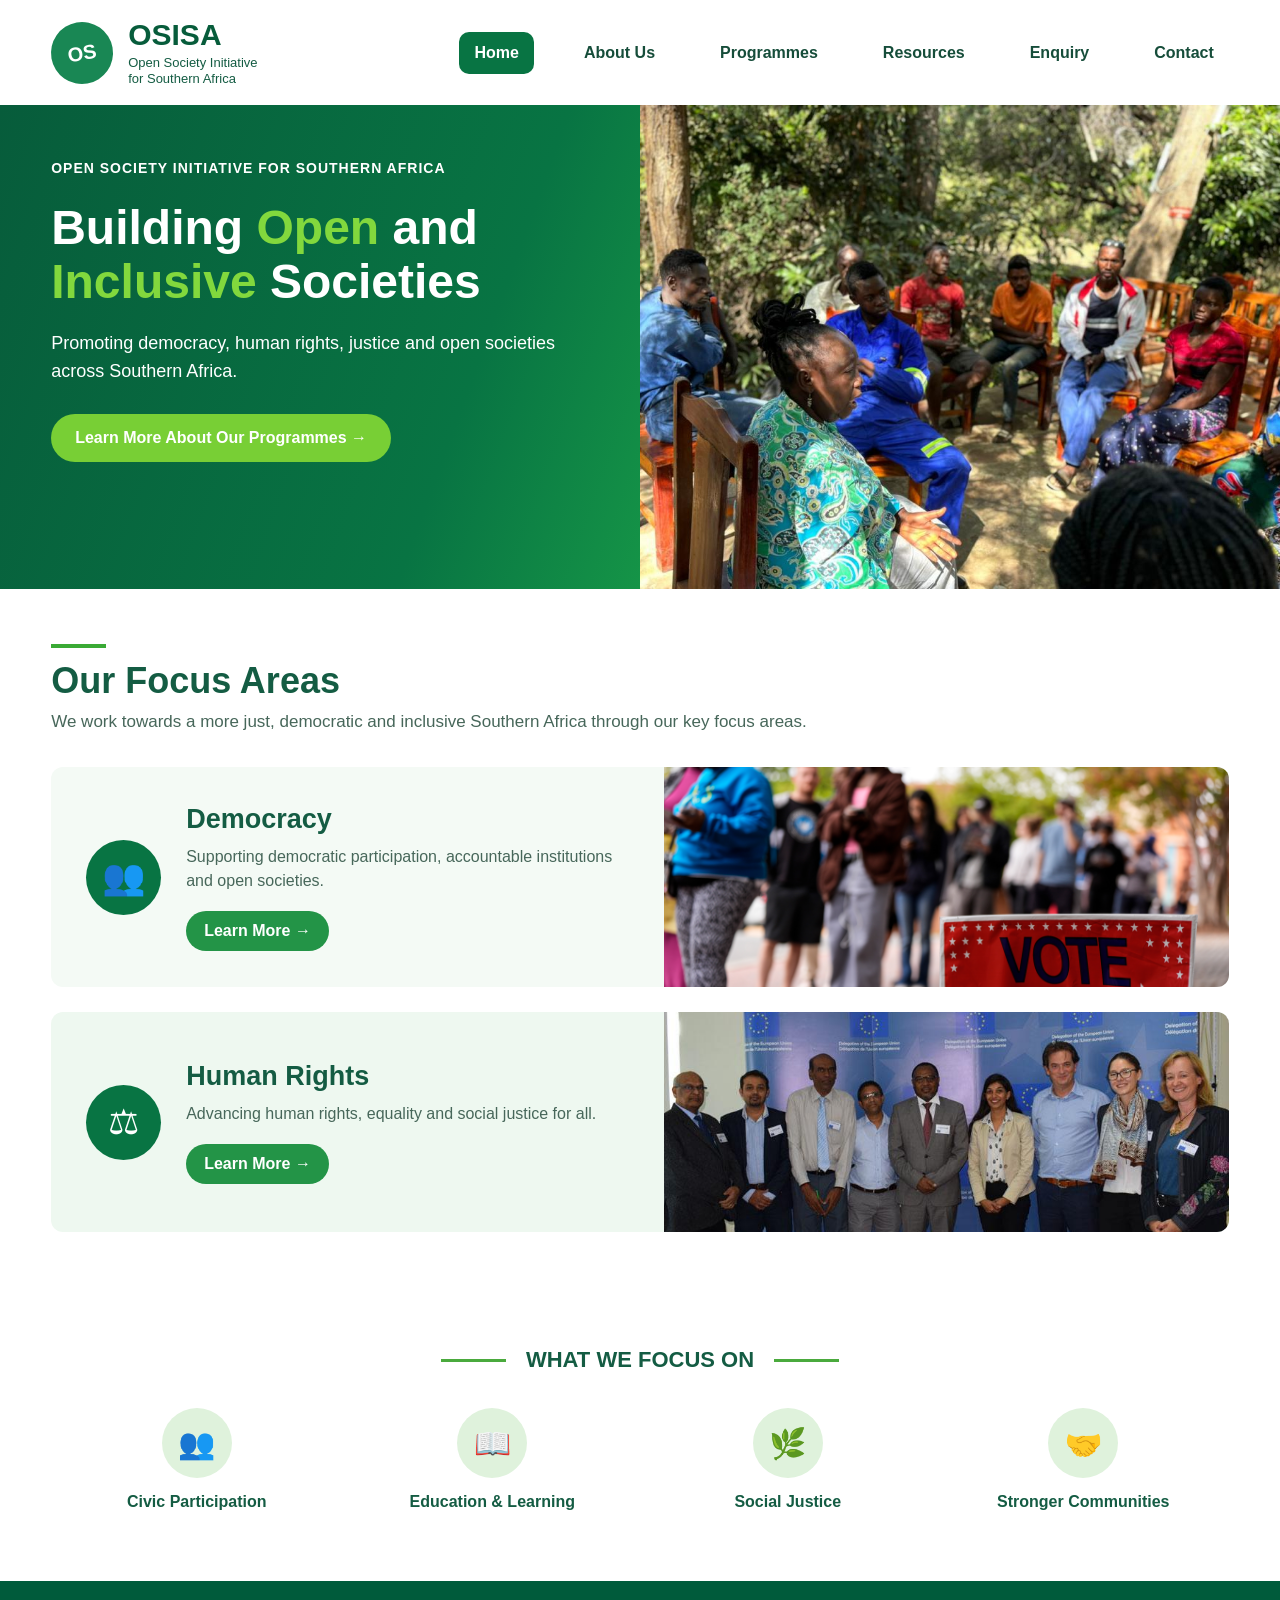
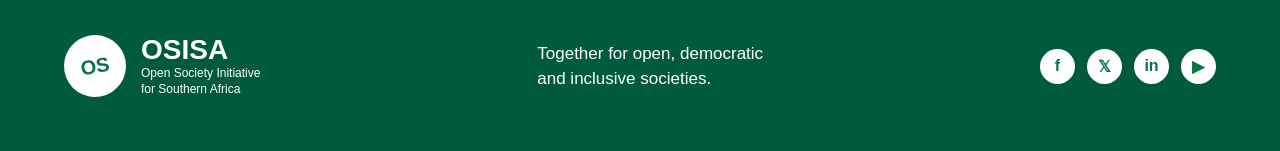
<file: Index.html>
<!DOCTYPE html>
<html lang="en">
<head>
    <meta charset="UTF-8">
    <meta name="viewport" content="width=device-width, initial-scale=1.0">

    <title>OSISA | Open Society Initiative for Southern Africa</title>

    <!-- IMPORTANT: Connect your CSS file -->
    <link rel="stylesheet" href="css/style.css">
</head>

<body>

    <!-- ================= HEADER ================= -->
    <header class="header">

        <div class="logo-area">
            <div class="logo-symbol">OS</div>

            <div>
                <h1>OSISA</h1>
                <p>Open Society Initiative<br>for Southern Africa</p>
            </div>
        </div>

        <nav>
            <a href="index.html" class="active">Home</a>
            <a href="about.html">About Us</a>
            <a href="programmes.html">Programmes</a>
            <a href="resources.html">Resources</a>
            <a href="enquiry.html">Enquiry</a>
            <a href="contact.html">Contact</a>
        </nav>

    </header>


    <!-- ================= HERO ================= -->
    <section class="hero">

        <div class="hero-text">

            <p class="small-title">
                OPEN SOCIETY INITIATIVE FOR SOUTHERN AFRICA
            </p>

            <h2>
                Building <span>Open</span> and<br>
                <span>Inclusive</span> Societies
            </h2>

            <p class="hero-description">
                Promoting democracy, human rights, justice and open
                societies across Southern Africa.
            </p>

            <a href="programmes.html" class="hero-button">
                Learn More About Our Programmes →
            </a>

        </div>

        <div class="hero-image">
            <img src="images/community.jpg" alt="Community discussion">
        </div>

    </section>


    <!-- ================= FOCUS AREAS ================= -->
    <section class="focus">

        <div class="section-heading">
            <div class="green-line"></div>

            <h2>Our Focus Areas</h2>

            <p>
                We work towards a more just, democratic and inclusive
                Southern Africa through our key focus areas.
            </p>
        </div>


        <!-- DEMOCRACY -->
        <div class="focus-card">

            <div class="focus-content">

                <div class="icon">👥</div>

                <div>
                    <h3>Democracy</h3>

                    <p>
                        Supporting democratic participation,
                        accountable institutions and open societies.
                    </p>

                    <a href="programmes.html" class="learn-button">
                        Learn More →
                    </a>
                </div>

            </div>

            <img src="images/democracy.jpg" alt="Democracy and voting">

        </div>


        <!-- HUMAN RIGHTS -->
        <div class="focus-card second">

            <div class="focus-content">

                <div class="icon">⚖</div>

                <div>
                    <h3>Human Rights</h3>

                    <p>
                        Advancing human rights, equality and
                        social justice for all.
                    </p>

                    <a href="programmes.html" class="learn-button">
                        Learn More →
                    </a>
                </div>

            </div>

            <img src="images/human-rights.jpg"
                 alt="Human rights community">

        </div>

    </section>


    <!-- ================= WHAT WE FOCUS ON ================= -->
    <section class="what-we-focus">

        <div class="focus-title">
            <span></span>
            <h2>WHAT WE FOCUS ON</h2>
            <span></span>
        </div>


        <div class="focus-items">

            <div class="focus-item">
                <div class="round-icon">👥</div>
                <h3>Civic Participation</h3>
            </div>

            <div class="focus-item">
                <div class="round-icon">📖</div>
                <h3>Education & Learning</h3>
            </div>

            <div class="focus-item">
                <div class="round-icon">🌿</div>
                <h3>Social Justice</h3>
            </div>

            <div class="focus-item">
                <div class="round-icon">🤝</div>
                <h3>Stronger Communities</h3>
            </div>

        </div>

    </section>


    <!-- ================= FOOTER ================= -->
    <footer>

        <div class="footer-logo">

            <div class="logo-symbol white">OS</div>

            <div>
                <h2>OSISA</h2>
                <p>
                    Open Society Initiative<br>
                    for Southern Africa
                </p>
            </div>

        </div>


        <div class="footer-message">
            Together for open, democratic<br>
            and inclusive societies.
        </div>


        <div class="socials">
            <span>f</span>
            <span>𝕏</span>
            <span>in</span>
            <span>▶</span>
        </div>

    </footer>

</body>
</html>
</file>
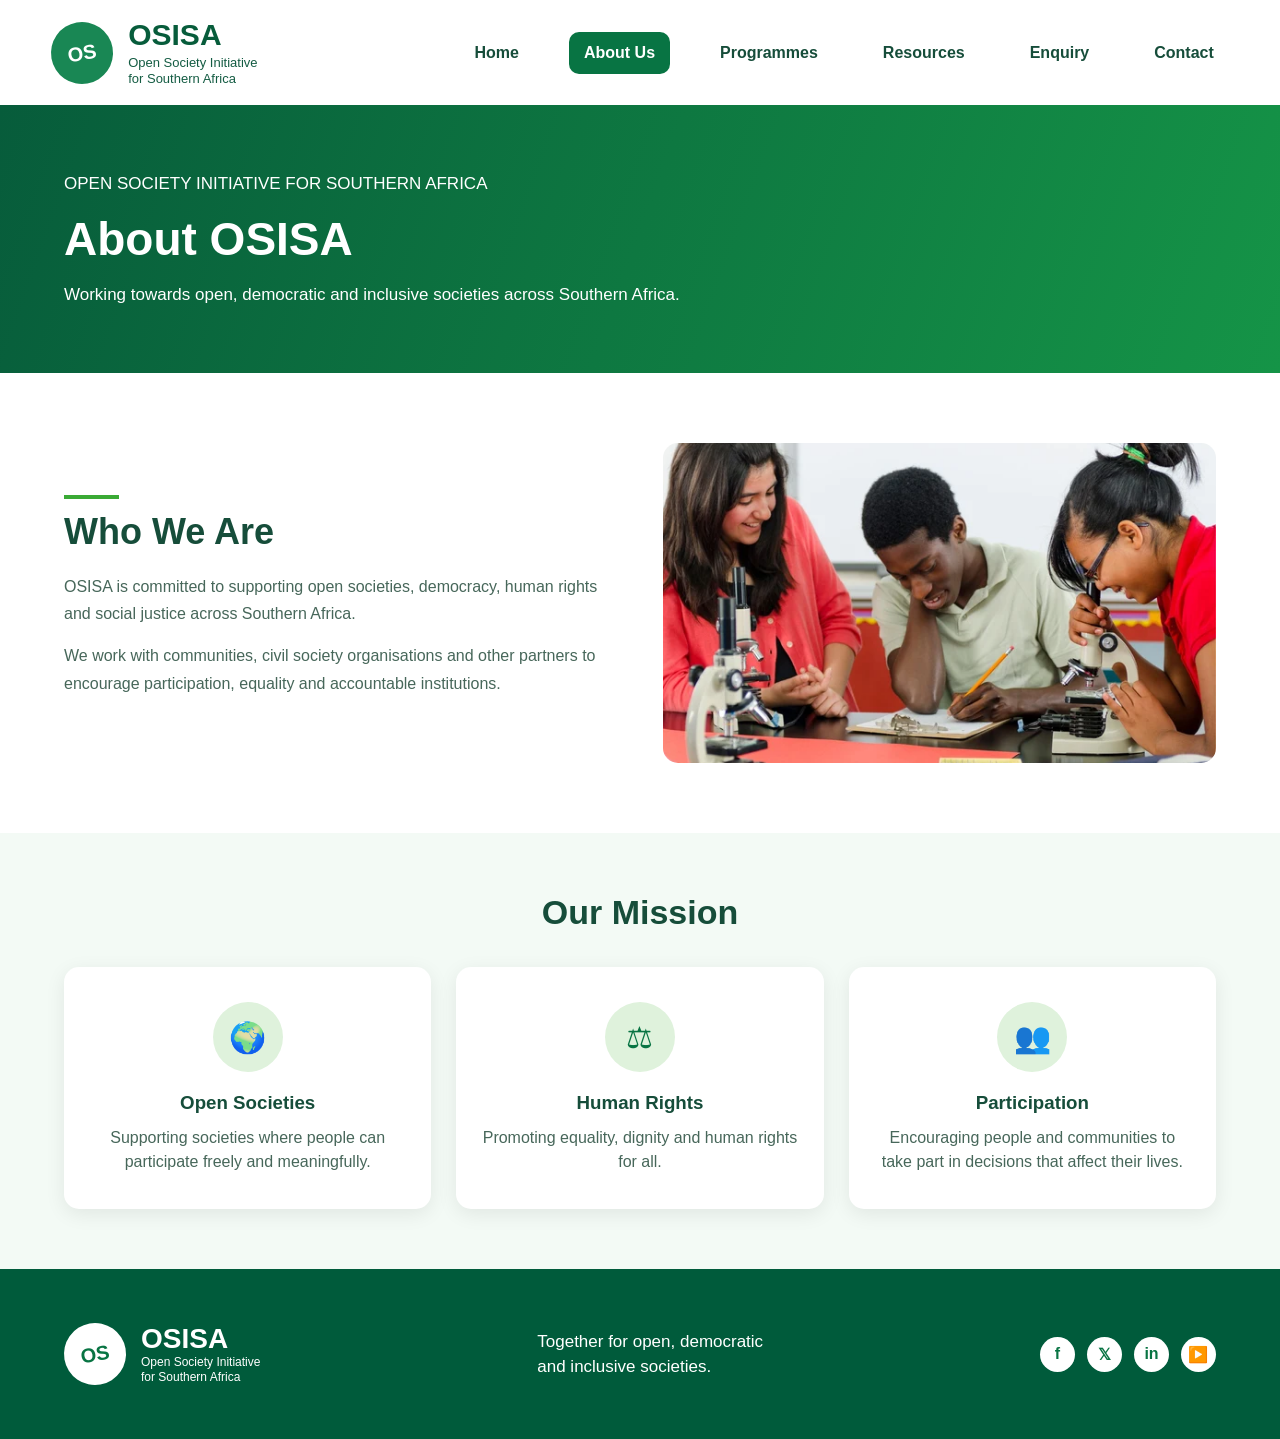
<file: about.html>
<!DOCTYPE html>
<html lang="en">

<head>
    <meta charset="UTF-8">
    <meta name="viewport" content="width=device-width, initial-scale=1.0">

    <title>About Us | OSISA</title>

    <!-- Connect to the external CSS file -->
    <link rel="stylesheet" href="css/style.css">
</head>

<body>

    <!-- ================= HEADER ================= -->
    <header class="header">

        <div class="logo-area">

            <div class="logo-symbol">OS</div>

            <div>
                <h1>OSISA</h1>

                <p>
                    Open Society Initiative<br>
                    for Southern Africa
                </p>
            </div>

        </div>


        <!-- NAVIGATION -->
        <nav>
            <a href="index.html">Home</a>
            <a href="about.html" class="active">About Us</a>
            <a href="programmes.html">Programmes</a>
            <a href="resources.html">Resources</a>
            <a href="enquiry.html">Enquiry</a>
            <a href="contact.html">Contact</a>
        </nav>

    </header>


    <!-- ================= PAGE HERO ================= -->
    <section class="page-hero">

        <div>

            <p>OPEN SOCIETY INITIATIVE FOR SOUTHERN AFRICA</p>

            <h2>About OSISA</h2>

            <p>
                Working towards open, democratic and inclusive
                societies across Southern Africa.
            </p>

        </div>

    </section>


    <!-- ================= ABOUT CONTENT ================= -->
    <section class="content-section">

        <div class="content-text">

            <div class="green-line"></div>

            <h2>Who We Are</h2>

            <p>
                OSISA is committed to supporting open societies,
                democracy, human rights and social justice across
                Southern Africa.
            </p>

            <p>
                We work with communities, civil society organisations
                and other partners to encourage participation,
                equality and accountable institutions.
            </p>

        </div>


        <!-- ABOUT IMAGE -->
        <img src="images/youth.jpg"
             alt="Young people participating in a community activity">

    </section>


    <!-- ================= OUR MISSION ================= -->
    <section class="info-section">

        <h2>Our Mission</h2>


        <div class="info-cards">

            <!-- CARD 1 -->
            <div class="info-card">

                <div class="round-icon">🌍</div>

                <h3>Open Societies</h3>

                <p>
                    Supporting societies where people can participate
                    freely and meaningfully.
                </p>

            </div>


            <!-- CARD 2 -->
            <div class="info-card">

                <div class="round-icon">⚖</div>

                <h3>Human Rights</h3>

                <p>
                    Promoting equality, dignity and human rights
                    for all.
                </p>

            </div>


            <!-- CARD 3 -->
            <div class="info-card">

                <div class="round-icon">👥</div>

                <h3>Participation</h3>

                <p>
                    Encouraging people and communities to take part
                    in decisions that affect their lives.
                </p>

            </div>

        </div>

    </section>


    <!-- ================= FOOTER ================= -->
    <footer>

        <div class="footer-logo">

            <div class="logo-symbol white">OS</div>

            <div>

                <h2>OSISA</h2>

                <p>
                    Open Society Initiative<br>
                    for Southern Africa
                </p>

            </div>

        </div>


        <div class="footer-message">

            Together for open, democratic<br>
            and inclusive societies.

        </div>


        <div class="socials">

            <span>f</span>
            <span>𝕏</span>
            <span>in</span>
            <span>▶️</span>

        </div>

    </footer>

</body>
</html>
</file>
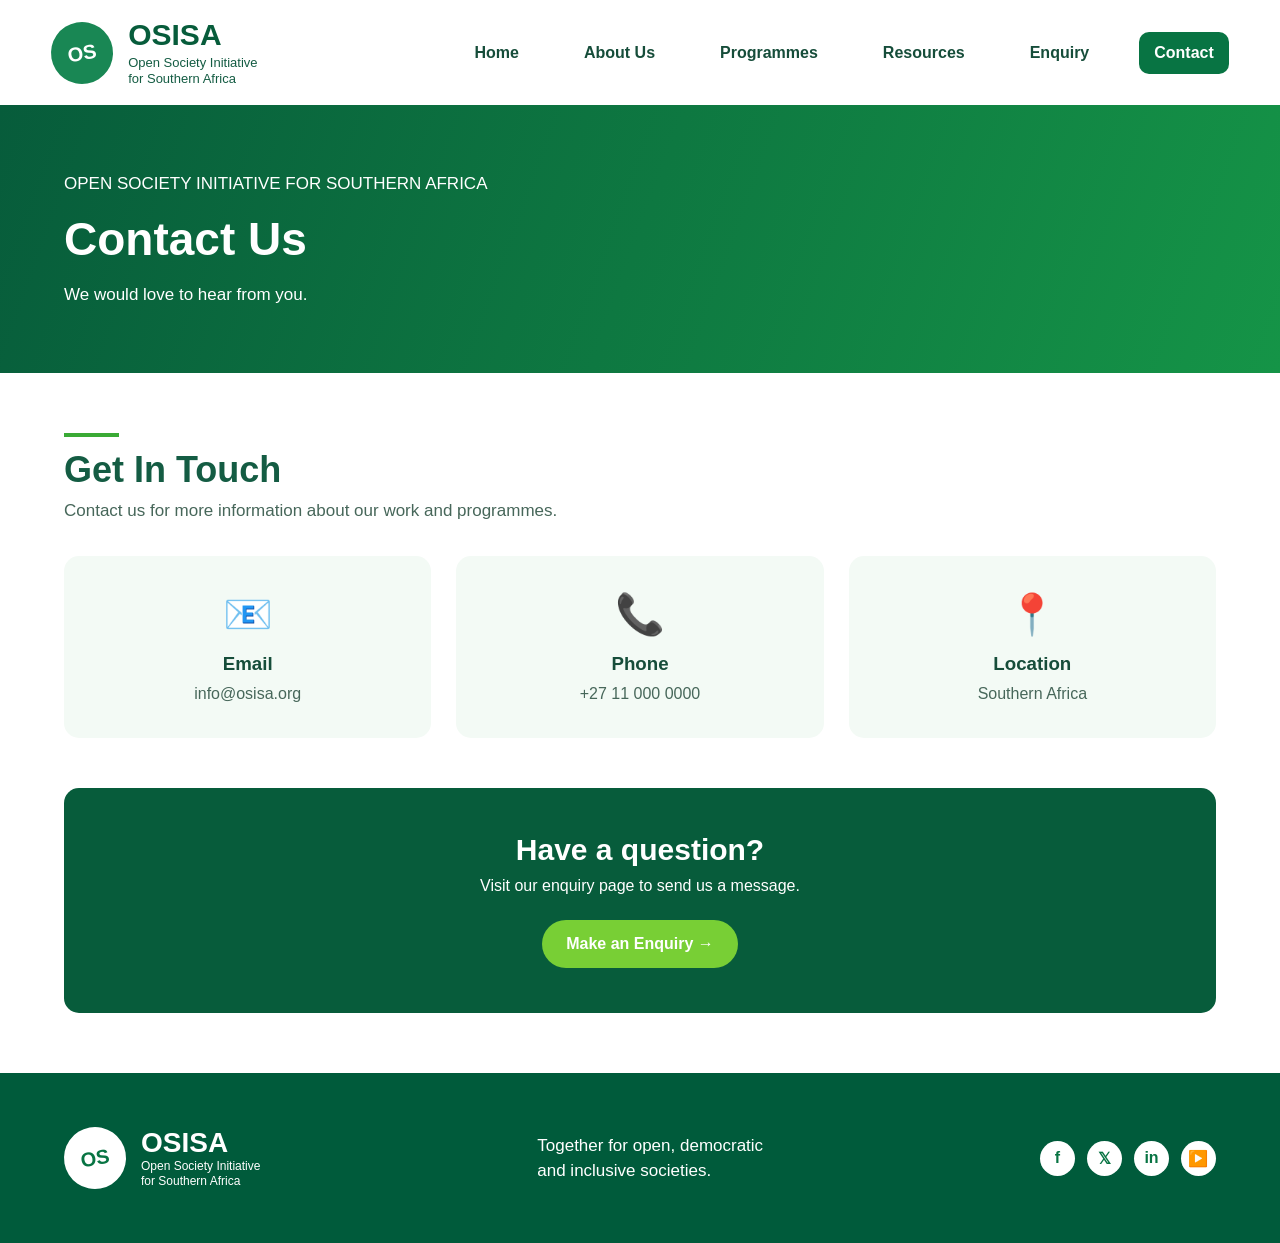
<file: contact.html>
<!DOCTYPE html>
<html lang="en">

<head>

    <meta charset="UTF-8">

    <meta name="viewport"
          content="width=device-width, initial-scale=1.0">

    <title>Contact | OSISA</title>

    <link rel="stylesheet"
          href="css/style.css">

</head>

<body>

    <!-- HEADER -->

    <header class="header">

        <div class="logo-area">

            <div class="logo-symbol">
                OS
            </div>

            <div>
                <h1>OSISA</h1>

                <p>
                    Open Society Initiative<br>
                    for Southern Africa
                </p>
            </div>

        </div>

        <!-- NAVIGATION -->

        <nav>

            <a href="index.html">
                Home
            </a>

            <a href="about.html">
                About Us
            </a>

            <a href="programmes.html">
                Programmes
            </a>

            <a href="resources.html">
                Resources
            </a>

            <a href="enquiry.html">
                Enquiry
            </a>

            <a href="contact.html" class="active">
                Contact
            </a>

        </nav>

    </header>


    <!-- PAGE HERO -->

    <section class="page-hero">

        <div>

            <p>
                OPEN SOCIETY INITIATIVE FOR SOUTHERN AFRICA
            </p>

            <h2>Contact Us</h2>

            <p>
                We would love to hear from you.
            </p>

        </div>

    </section>


    <!-- CONTACT -->

    <section class="contact-section">

        <div class="section-heading">

            <div class="green-line"></div>

            <h2>Get In Touch</h2>

            <p>
                Contact us for more information about our work
                and programmes.
            </p>

        </div>


        <div class="contact-grid">

            <div class="contact-card">

                <div class="contact-icon">
                    📧
                </div>

                <h3>Email</h3>

                <p>
                    info@osisa.org
                </p>

            </div>


            <div class="contact-card">

                <div class="contact-icon">
                    📞
                </div>

                <h3>Phone</h3>

                <p>
                    +27 11 000 0000
                </p>

            </div>


            <div class="contact-card">

                <div class="contact-icon">
                    📍
                </div>

                <h3>Location</h3>

                <p>
                    Southern Africa
                </p>

            </div>

        </div>


        <div class="contact-message">

            <h2>
                Have a question?
            </h2>

            <p>
                Visit our enquiry page to send us a message.
            </p>

            <a href="enquiry.html"
               class="hero-button">
                Make an Enquiry →
            </a>

        </div>

    </section>


    <!-- FOOTER -->

    <footer>

        <div class="footer-logo">

            <div class="logo-symbol white">
                OS
            </div>

            <div>

                <h2>OSISA</h2>

                <p>
                    Open Society Initiative<br>
                    for Southern Africa
                </p>

            </div>

        </div>


        <div class="footer-message">

            Together for open, democratic<br>
            and inclusive societies.

        </div>


        <div class="socials">

            <span>f</span>
            <span>𝕏</span>
            <span>in</span>
            <span>▶️</span>

        </div>

    </footer>

</body>
</html>
</file>
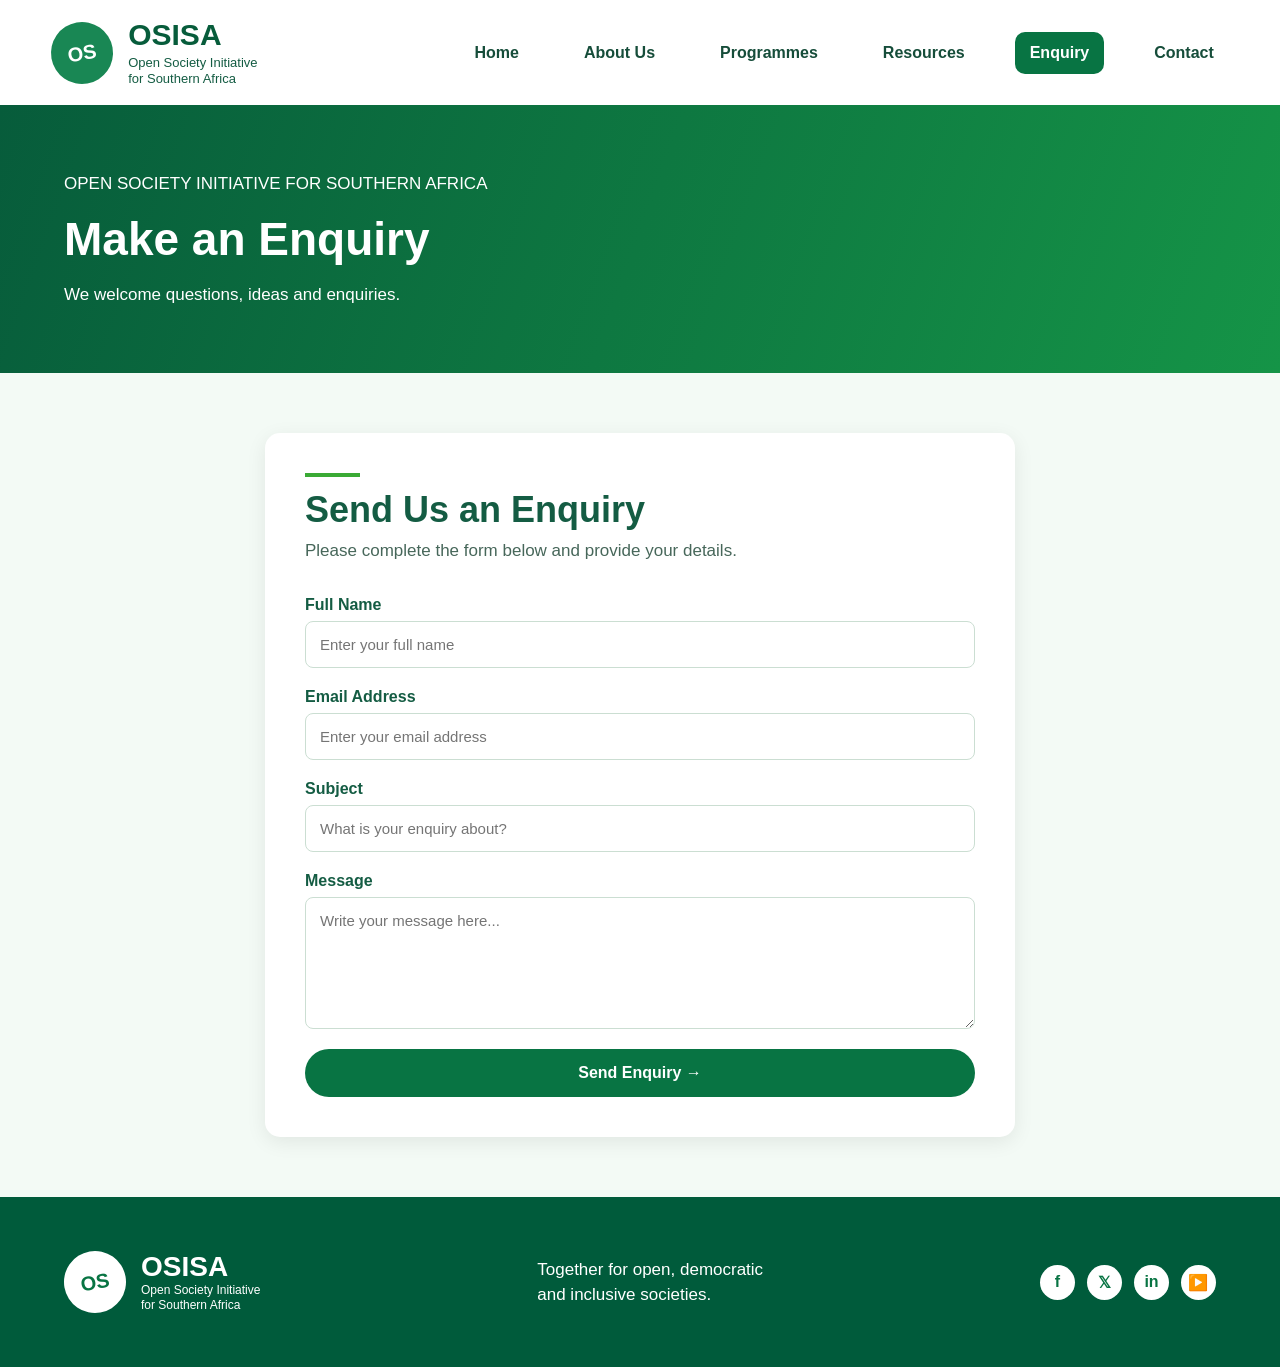
<file: enquiry.html>
<!DOCTYPE html>
<html lang="en">

<head>

    <meta charset="UTF-8">

    <meta name="viewport"
          content="width=device-width, initial-scale=1.0">

    <title>Enquiry | OSISA</title>

    <link rel="stylesheet"
          href="css/style.css">

</head>

<body>


    <!-- ================= HEADER ================= -->

    <header class="header">

        <div class="logo-area">

            <div class="logo-symbol">
                OS
            </div>

            <div>

                <h1>OSISA</h1>

                <p>
                    Open Society Initiative<br>
                    for Southern Africa
                </p>

            </div>

        </div>


        <!-- NAVIGATION -->

        <nav>

            <a href="index.html">
                Home
            </a>

            <a href="about.html">
                About Us
            </a>

            <a href="programmes.html">
                Programmes
            </a>

            <a href="resources.html">
                Resources
            </a>

            <a href="enquiry.html"
               class="active">
                Enquiry
            </a>

            <a href="contact.html">
                Contact
            </a>

        </nav>

    </header>


    <!-- ================= PAGE HERO ================= -->

    <section class="page-hero">

        <div>

            <p>
                OPEN SOCIETY INITIATIVE FOR SOUTHERN AFRICA
            </p>

            <h2>Make an Enquiry</h2>

            <p>
                We welcome questions, ideas and enquiries.
            </p>

        </div>

    </section>


    <!-- ================= ENQUIRY FORM ================= -->

    <section class="form-section">

        <div class="form-container">

            <div class="section-heading">

                <div class="green-line"></div>

                <h2>Send Us an Enquiry</h2>

                <p>
                    Please complete the form below and provide
                    your details.
                </p>

            </div>


            <form>

                <!-- FULL NAME -->

                <label for="name">
                    Full Name
                </label>

                <input
                    type="text"
                    id="name"
                    name="name"
                    placeholder="Enter your full name"
                    required
                >


                <!-- EMAIL -->

                <label for="email">
                    Email Address
                </label>

                <input
                    type="email"
                    id="email"
                    name="email"
                    placeholder="Enter your email address"
                    required
                >


                <!-- SUBJECT -->

                <label for="subject">
                    Subject
                </label>

                <input
                    type="text"
                    id="subject"
                    name="subject"
                    placeholder="What is your enquiry about?"
                    required
                >


                <!-- MESSAGE -->

                <label for="message">
                    Message
                </label>

                <textarea
                    id="message"
                    name="message"
                    rows="6"
                    placeholder="Write your message here..."
                    required
                ></textarea>


                <!-- SUBMIT -->

                <button type="submit">
                    Send Enquiry →
                </button>

            </form>

        </div>

    </section>


    <!-- ================= FOOTER ================= -->

    <footer>

        <div class="footer-logo">

            <div class="logo-symbol white">
                OS
            </div>

            <div>

                <h2>OSISA</h2>

                <p>
                    Open Society Initiative<br>
                    for Southern Africa
                </p>

            </div>

        </div>


        <div class="footer-message">

            Together for open, democratic<br>
            and inclusive societies.

        </div>


        <div class="socials">

            <span>f</span>
            <span>𝕏</span>
            <span>in</span>
            <span>▶️</span>

        </div>

    </footer>


</body>
</html>
</file>
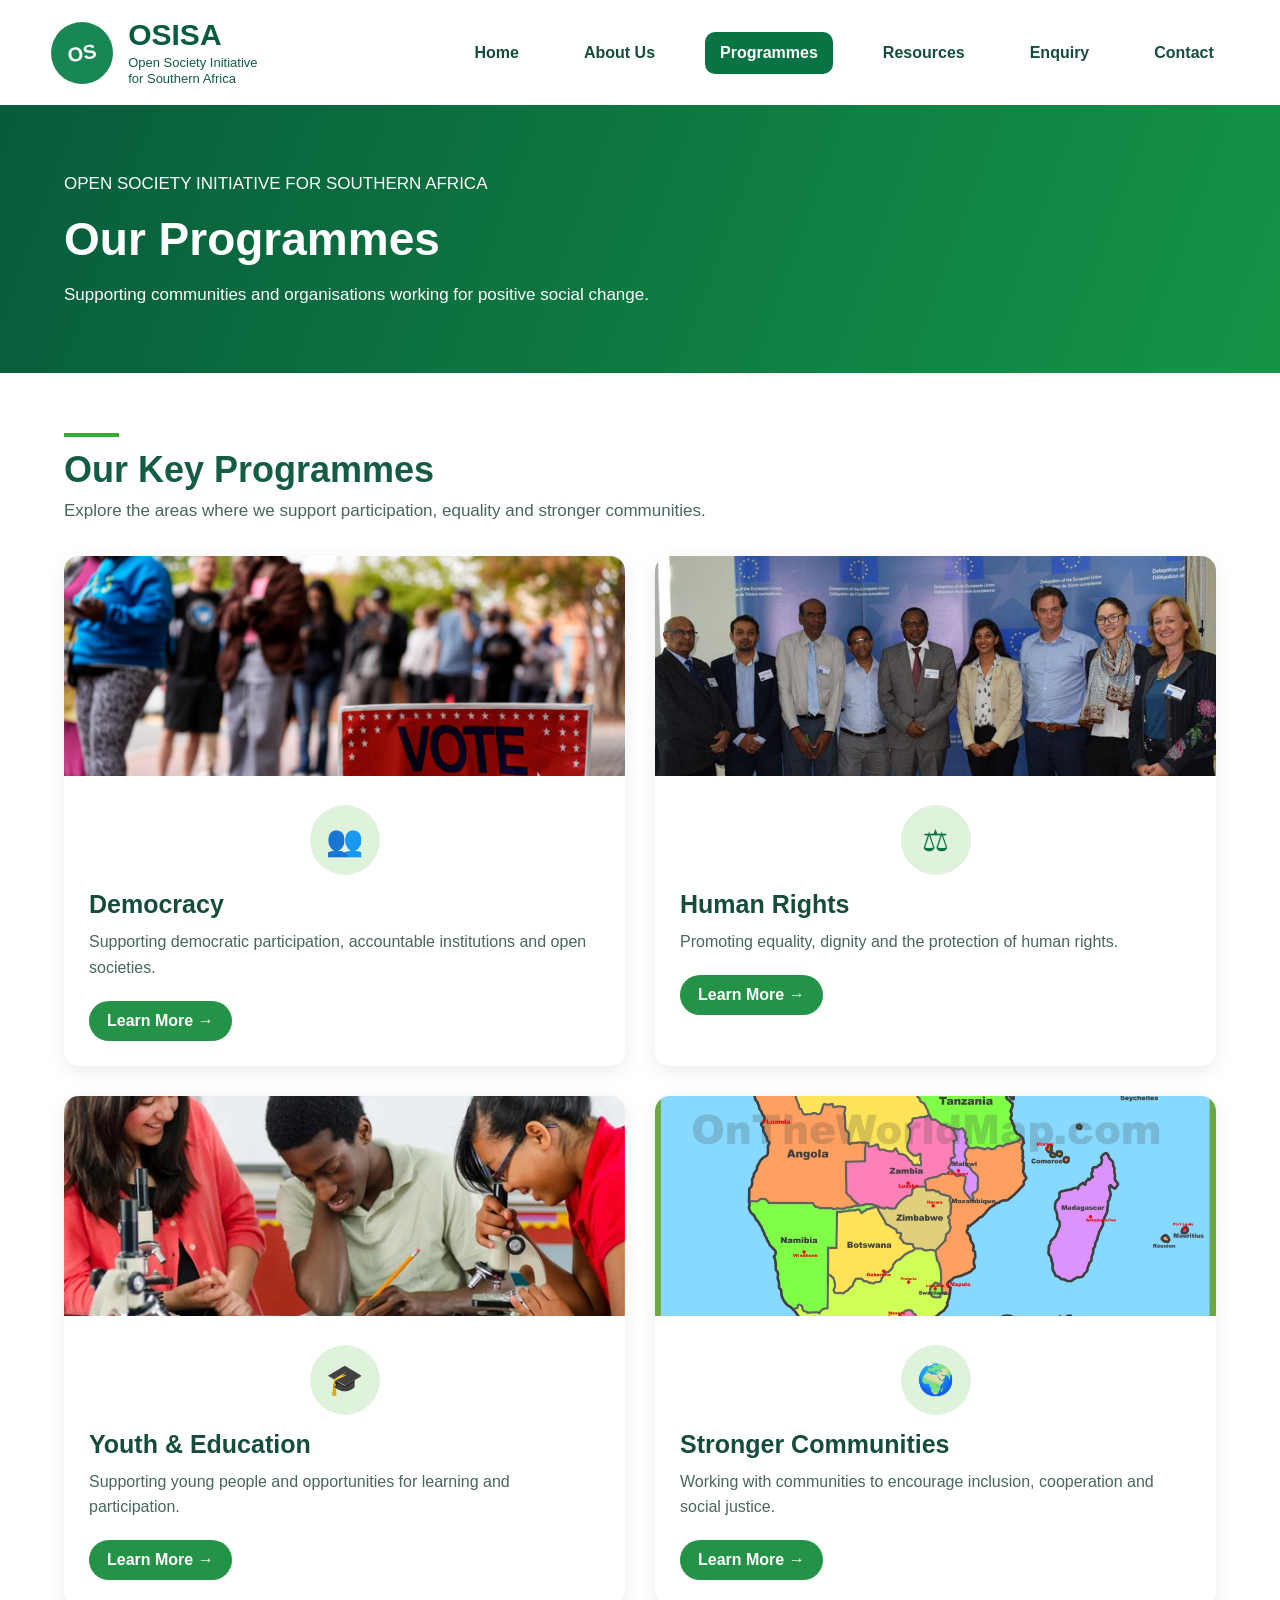
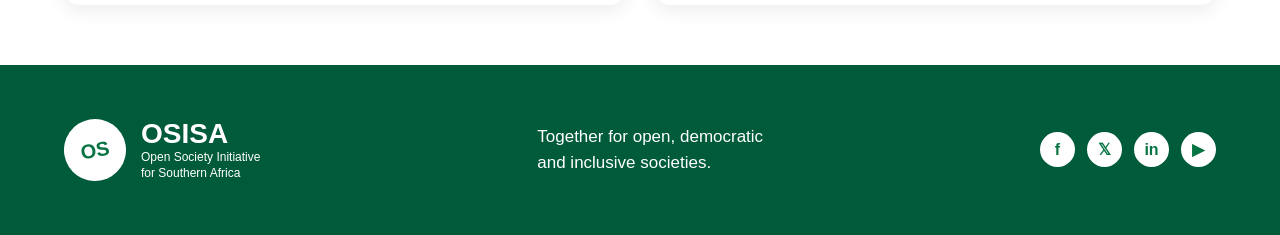
<file: programmes.html>
<!DOCTYPE html>
<html lang="en">

<head>

    <meta charset="UTF-8">

    <meta name="viewport" content="width=device-width, initial-scale=1.0">

    <title>Programmes | OSISA</title>

    <link rel="stylesheet" href="css/style.css">

</head>

<body>


    <!-- ================= HEADER ================= -->

    <header class="header">

        <div class="logo-area">

            <div class="logo-symbol">OS</div>

            <div>
                <h1>OSISA</h1>

                <p>
                    Open Society Initiative<br>
                    for Southern Africa
                </p>
            </div>

        </div>


        <!-- NAVIGATION -->

        <nav>

            <a href="index.html">Home</a>

            <a href="about.html">About Us</a>

            <a href="programmes.html" class="active">
                Programmes
            </a>

            <a href="resources.html">
                Resources
            </a>

            <a href="enquiry.html">
                Enquiry
            </a>

            <a href="contact.html">
                Contact
            </a>

        </nav>

    </header>


    <!-- ================= PAGE HERO ================= -->

    <section class="page-hero">

        <div>

            <p>
                OPEN SOCIETY INITIATIVE FOR SOUTHERN AFRICA
            </p>

            <h2>Our Programmes</h2>

            <p>
                Supporting communities and organisations
                working for positive social change.
            </p>

        </div>

    </section>


    <!-- ================= PROGRAMMES ================= -->

    <section class="programmes-section">

        <div class="section-heading">

            <div class="green-line"></div>

            <h2>Our Key Programmes</h2>

            <p>
                Explore the areas where we support participation,
                equality and stronger communities.
            </p>

        </div>


        <div class="programme-grid">


            <!-- PROGRAMME 1: DEMOCRACY -->

            <div class="programme-card">

                <img src="images/democracy.jpg"
                     alt="Democracy and civic participation">

                <div class="programme-content">

                    <div class="round-icon">
                        👥
                    </div>

                    <h3>Democracy</h3>

                    <p>
                        Supporting democratic participation,
                        accountable institutions and open societies.
                    </p>

                    <a href="enquiry.html"
                       class="learn-button">
                        Learn More →
                    </a>

                </div>

            </div>


            <!-- PROGRAMME 2: HUMAN RIGHTS -->

            <div class="programme-card">

                <img src="images/human-rights.jpg"
                     alt="Human rights">

                <div class="programme-content">

                    <div class="round-icon">
                        ⚖
                    </div>

                    <h3>Human Rights</h3>

                    <p>
                        Promoting equality, dignity and the protection
                        of human rights.
                    </p>

                    <a href="enquiry.html"
                       class="learn-button">
                        Learn More →
                    </a>

                </div>

            </div>


            <!-- PROGRAMME 3: YOUTH AND EDUCATION -->

            <div class="programme-card">

                <img src="images/youth.jpg"
                     alt="Young people and education">

                <div class="programme-content">

                    <div class="round-icon">
                        🎓
                    </div>

                    <h3>Youth &amp; Education</h3>

                    <p>
                        Supporting young people and opportunities
                        for learning and participation.
                    </p>

                    <a href="enquiry.html"
                       class="learn-button">
                        Learn More →
                    </a>

                </div>

            </div>


            <!-- PROGRAMME 4: STRONGER COMMUNITIES -->

            <div class="programme-card">

                <img src="images/southern-africa.jpg"
                     alt="Southern African communities">

                <div class="programme-content">

                    <div class="round-icon">
                        🌍
                    </div>

                    <h3>Stronger Communities</h3>

                    <p>
                        Working with communities to encourage
                        inclusion, cooperation and social justice.
                    </p>

                    <a href="enquiry.html"
                       class="learn-button">
                        Learn More →
                    </a>

                </div>

            </div>


        </div>

    </section>


    <!-- ================= FOOTER ================= -->

    <footer>

        <div class="footer-logo">

            <div class="logo-symbol white">
                OS
            </div>

            <div>

                <h2>OSISA</h2>

                <p>
                    Open Society Initiative<br>
                    for Southern Africa
                </p>

            </div>

        </div>


        <div class="footer-message">

            Together for open, democratic<br>
            and inclusive societies.

        </div>


        <div class="socials">

            <span>f</span>
            <span>𝕏</span>
            <span>in</span>
            <span>▶</span>

        </div>

    </footer>


</body>
</html>
</file>
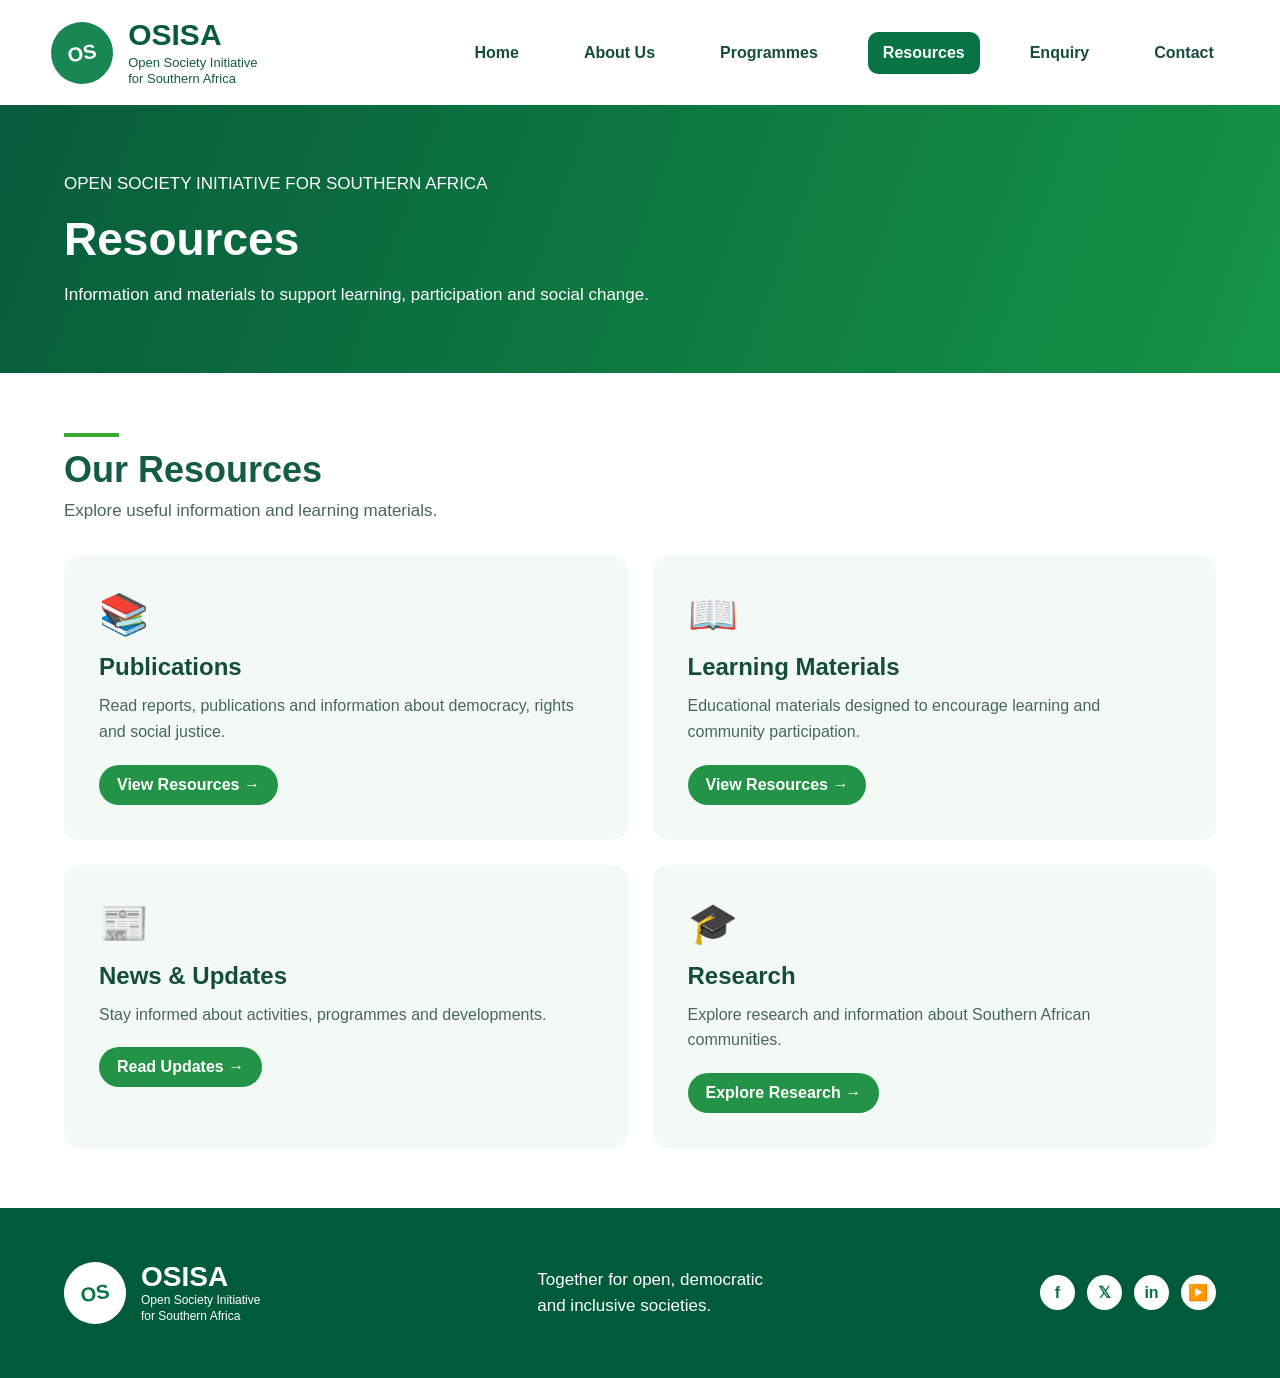
<file: resources.html>
<!DOCTYPE html>
<html lang="en">

<head>

    <meta charset="UTF-8">

    <meta name="viewport"
          content="width=device-width, initial-scale=1.0">

    <title>Resources | OSISA</title>

    <link rel="stylesheet"
          href="css/style.css">

</head>

<body>


    <!-- ================= HEADER ================= -->

    <header class="header">

        <div class="logo-area">

            <div class="logo-symbol">
                OS
            </div>

            <div>

                <h1>OSISA</h1>

                <p>
                    Open Society Initiative<br>
                    for Southern Africa
                </p>

            </div>

        </div>


        <!-- NAVIGATION -->

        <nav>

            <a href="index.html">
                Home
            </a>

            <a href="about.html">
                About Us
            </a>

            <a href="programmes.html">
                Programmes
            </a>

            <a href="resources.html"
               class="active">
                Resources
            </a>

            <a href="enquiry.html">
                Enquiry
            </a>

            <a href="contact.html">
                Contact
            </a>

        </nav>

    </header>


    <!-- ================= PAGE HERO ================= -->

    <section class="page-hero">

        <div>

            <p>
                OPEN SOCIETY INITIATIVE FOR SOUTHERN AFRICA
            </p>

            <h2>Resources</h2>

            <p>
                Information and materials to support learning,
                participation and social change.
            </p>

        </div>

    </section>


    <!-- ================= RESOURCES ================= -->

    <section class="resources-section">

        <div class="section-heading">

            <div class="green-line"></div>

            <h2>Our Resources</h2>

            <p>
                Explore useful information and learning materials.
            </p>

        </div>


        <div class="resource-grid">


            <!-- PUBLICATIONS -->

            <div class="resource-card">

                <div class="resource-icon">
                    📚
                </div>

                <h3>
                    Publications
                </h3>

                <p>
                    Read reports, publications and information
                    about democracy, rights and social justice.
                </p>

                <a href="enquiry.html"
                   class="learn-button">
                    View Resources →
                </a>

            </div>


            <!-- LEARNING MATERIALS -->

            <div class="resource-card">

                <div class="resource-icon">
                    📖
                </div>

                <h3>
                    Learning Materials
                </h3>

                <p>
                    Educational materials designed to encourage
                    learning and community participation.
                </p>

                <a href="enquiry.html"
                   class="learn-button">
                    View Resources →
                </a>

            </div>


            <!-- NEWS AND UPDATES -->

            <div class="resource-card">

                <div class="resource-icon">
                    📰
                </div>

                <h3>
                    News &amp; Updates
                </h3>

                <p>
                    Stay informed about activities, programmes
                    and developments.
                </p>

                <a href="enquiry.html"
                   class="learn-button">
                    Read Updates →
                </a>

            </div>


            <!-- RESEARCH -->

            <div class="resource-card">

                <div class="resource-icon">
                    🎓
                </div>

                <h3>
                    Research
                </h3>

                <p>
                    Explore research and information about
                    Southern African communities.
                </p>

                <a href="enquiry.html"
                   class="learn-button">
                    Explore Research →
                </a>

            </div>


        </div>

    </section>


    <!-- ================= FOOTER ================= -->

    <footer>

        <div class="footer-logo">

            <div class="logo-symbol white">
                OS
            </div>

            <div>

                <h2>OSISA</h2>

                <p>
                    Open Society Initiative<br>
                    for Southern Africa
                </p>

            </div>

        </div>


        <div class="footer-message">

            Together for open, democratic<br>
            and inclusive societies.

        </div>


        <div class="socials">

            <span>f</span>
            <span>𝕏</span>
            <span>in</span>
            <span>▶️</span>

        </div>

    </footer>


</body>
</html>
</file>
<file: css/style.css>
/* =========================
   GENERAL
========================= */

* {
    margin: 0;
    padding: 0;
    box-sizing: border-box;
}

body {
    font-family: Arial, Helvetica, sans-serif;
    color: #164d3a;
    background: white;
}

a {
    text-decoration: none;
}


/* =========================
   HEADER
========================= */

.header {
    height: 105px;
    display: flex;
    align-items: center;
    justify-content: space-between;
    padding: 15px 4%;
    background: white;
}


/* LOGO */

.logo-area {
    display: flex;
    align-items: center;
    gap: 15px;
}

.logo-symbol {
    width: 62px;
    height: 62px;
    border-radius: 50%;
    background: #198754;
    color: white;

    display: flex;
    align-items: center;
    justify-content: center;

    font-size: 20px;
    font-weight: bold;

    transform: rotate(-10deg);
}

.logo-area h1 {
    font-size: 30px;
    color: #075c3b;
    margin-bottom: 3px;
}

.logo-area p {
    font-size: 13px;
    line-height: 1.2;
    color: #145c43;
}


/* NAVIGATION */

nav {
    display: flex;
    align-items: center;
    gap: 35px;
}

nav a {
    color: #164d3a;
    font-weight: bold;
    font-size: 16px;
    padding: 12px 15px;
    border-radius: 10px;
}

nav a:hover {
    background: #e5f5eb;
}

nav a.active {
    background: #087443;
    color: white;
}


/* =========================
   HERO
========================= */

.hero {
    min-height: 400px;
    display: flex;
    background: #075c3b;
    overflow: hidden;
}

.hero-text {
    width: 50%;
    padding: 55px 4%;
    color: white;
    background: linear-gradient(
        110deg,
        #075c3b 0%,
        #087443 70%,
        #159447 100%
    );
}

.small-title {
    font-size: 14px;
    font-weight: bold;
    letter-spacing: 1px;
    margin-bottom: 25px;
}

.hero h2 {
    font-size: 48px;
    line-height: 1.12;
    margin-bottom: 20px;
}

.hero h2 span {
    color: #82d83d;
}

.hero-description {
    font-size: 18px;
    line-height: 1.6;
    max-width: 600px;
    margin-bottom: 28px;
}

.hero-button {
    display: inline-block;
    padding: 15px 24px;
    background: #78cf35;
    color: white;
    border-radius: 30px;
    font-weight: bold;
    transition: 0.3s;
}

.hero-button:hover {
    background: #61b824;
    transform: translateY(-2px);
}


/* HERO IMAGE */

.hero-image {
    width: 50%;
}

.hero-image img {
    width: 100%;
    height: 100%;
    min-height: 400px;
    object-fit: cover;
}


/* =========================
   FOCUS SECTION
========================= */

.focus {
    padding: 55px 4%;
    background: white;
}

.section-heading {
    margin-bottom: 35px;
}

.green-line {
    width: 55px;
    height: 4px;
    background: #3aaa35;
    margin-bottom: 12px;
}

.section-heading h2 {
    font-size: 36px;
    color: #145c43;
    margin-bottom: 10px;
}

.section-heading p {
    color: #47675a;
    font-size: 17px;
}


/* =========================
   FOCUS CARDS
========================= */

.focus-card {
    display: flex;
    align-items: center;
    justify-content: space-between;

    min-height: 220px;

    margin-bottom: 25px;
    border-radius: 12px;

    overflow: hidden;

    background: #f4faf5;
}

.focus-card.second {
    background: #eef8f0;
}

.focus-content {
    width: 52%;
    display: flex;
    align-items: center;
    gap: 25px;
    padding: 35px;
}

.icon {
    width: 75px;
    height: 75px;
    min-width: 75px;

    border-radius: 50%;

    background: #087443;
    color: white;

    display: flex;
    align-items: center;
    justify-content: center;

    font-size: 35px;
}

.focus-content h3 {
    font-size: 27px;
    color: #145c43;
    margin-bottom: 10px;
}

.focus-content p {
    color: #47675a;
    font-size: 16px;
    line-height: 1.5;
    margin-bottom: 18px;
}

.learn-button {
    display: inline-block;
    background: #239447;
    color: white;
    padding: 11px 18px;
    border-radius: 25px;
    font-weight: bold;
}

.learn-button:hover {
    background: #075c3b;
}


/* CARD IMAGE */

.focus-card > img {
    width: 48%;
    height: 220px;
    object-fit: cover;
}


/* =========================
   WHAT WE FOCUS ON
========================= */

.what-we-focus {
    padding: 35px 5% 70px;
    background: white;
}

.focus-title {
    display: flex;
    align-items: center;
    justify-content: center;
    gap: 20px;

    margin-bottom: 35px;
}

.focus-title span {
    width: 65px;
    height: 3px;
    background: #4aaa3d;
}

.focus-title h2 {
    font-size: 22px;
    color: #145c43;
}


.focus-items {
    display: flex;
    justify-content: space-around;
    text-align: center;
    gap: 30px;
}

.focus-item {
    flex: 1;
}

.round-icon {
    width: 70px;
    height: 70px;

    margin: auto;
    margin-bottom: 15px;

    border-radius: 50%;

    background: #dff2dc;
    color: #087443;

    display: flex;
    align-items: center;
    justify-content: center;

    font-size: 30px;
}

.focus-item h3 {
    font-size: 16px;
    color: #145c43;
}


/* =========================
   FOOTER
========================= */

footer {
    min-height: 170px;

    padding: 35px 5%;

    background: #005b3b;
    color: white;

    display: flex;
    align-items: center;
    justify-content: space-between;
}

.footer-logo {
    display: flex;
    align-items: center;
    gap: 15px;
}

.footer-logo h2 {
    font-size: 28px;
}

.footer-logo p {
    font-size: 12px;
    line-height: 1.3;
}

.logo-symbol.white {
    background: white;
    color: #087443;
}

.footer-message {
    font-size: 17px;
    line-height: 1.5;
}

.socials {
    display: flex;
    gap: 12px;
}

.socials span {
    width: 35px;
    height: 35px;

    background: white;
    color: #087443;

    border-radius: 50%;

    display: flex;
    align-items: center;
    justify-content: center;

    font-weight: bold;
}


/* =========================
   MOBILE
========================= */

@media (max-width: 800px) {

    .header {
        height: auto;
        flex-direction: column;
        gap: 20px;
        padding: 20px;
    }

    nav {
        flex-wrap: wrap;
        justify-content: center;
        gap: 5px;
    }

    nav a {
        font-size: 14px;
    }

    .hero {
        flex-direction: column;
    }

    .hero-text {
        width: 100%;
    }

    .hero-image {
        width: 100%;
    }

    .hero h2 {
        font-size: 38px;
    }

    .focus-card {
        flex-direction: column;
    }

    .focus-content {
        width: 100%;
    }

    .focus-card > img {
        width: 100%;
    }

    .focus-items {
        flex-direction: column;
    }

    footer {
        flex-direction: column;
        gap: 25px;
        text-align: center;
    }
}
/* =========================
   OTHER PAGES
========================= */

.page-hero {
    background: linear-gradient(110deg, #075c3b, #159447);
    color: white;
    padding: 65px 5%;
}

.page-hero h2 {
    font-size: 46px;
    margin: 15px 0;
}

.page-hero p {
    font-size: 17px;
    line-height: 1.6;
}


/* ABOUT */

.content-section {
    display: flex;
    align-items: center;
    gap: 50px;
    padding: 70px 5%;
}

.content-text {
    flex: 1;
}

.content-text h2 {
    font-size: 36px;
    margin-bottom: 20px;
}

.content-text p {
    color: #47675a;
    line-height: 1.7;
    margin-bottom: 15px;
}

.content-section img {
    width: 48%;
    height: 320px;
    object-fit: cover;
    border-radius: 15px;
}


/* INFORMATION CARDS */

.info-section {
    padding: 60px 5%;
    background: #f3faf5;
    text-align: center;
}

.info-section > h2 {
    font-size: 34px;
    margin-bottom: 35px;
}

.info-cards {
    display: flex;
    gap: 25px;
    justify-content: center;
}

.info-card {
    background: white;
    padding: 35px 25px;
    border-radius: 15px;
    flex: 1;
    box-shadow: 0 5px 20px rgba(0,0,0,0.08);
}

.info-card .round-icon {
    margin-bottom: 20px;
}

.info-card h3 {
    margin-bottom: 12px;
}

.info-card p {
    color: #47675a;
    line-height: 1.5;
}


/* PROGRAMMES */

.programmes-section {
    padding: 60px 5%;
}

.programme-grid {
    display: grid;
    grid-template-columns: repeat(2, 1fr);
    gap: 30px;
}

.programme-card {
    background: white;
    border-radius: 15px;
    overflow: hidden;
    box-shadow: 0 5px 20px rgba(0,0,0,0.08);
}

.programme-card img {
    width: 100%;
    height: 220px;
    object-fit: cover;
}

.programme-content {
    padding: 25px;
}

.programme-content h3 {
    font-size: 25px;
    margin: 15px 0 10px;
}

.programme-content p {
    color: #47675a;
    line-height: 1.6;
    margin-bottom: 20px;
}


/* RESOURCES */

.resources-section {
    padding: 60px 5%;
}

.resource-grid {
    display: grid;
    grid-template-columns: repeat(2, 1fr);
    gap: 25px;
}

.resource-card {
    padding: 35px;
    background: #f3faf5;
    border-radius: 15px;
}

.resource-icon {
    font-size: 40px;
    margin-bottom: 15px;
}

.resource-card h3 {
    font-size: 24px;
    margin-bottom: 12px;
}

.resource-card p {
    color: #47675a;
    line-height: 1.6;
    margin-bottom: 20px;
}


/* FORM */

.form-section {
    padding: 60px 5%;
    background: #f3faf5;
}

.form-container {
    max-width: 750px;
    margin: auto;
    background: white;
    padding: 40px;
    border-radius: 15px;
    box-shadow: 0 5px 20px rgba(0,0,0,0.08);
}

form {
    display: flex;
    flex-direction: column;
}

form label {
    margin-bottom: 7px;
    font-weight: bold;
    color: #145c43;
}

form input,
form textarea {
    width: 100%;
    padding: 14px;
    margin-bottom: 20px;
    border: 1px solid #cbded2;
    border-radius: 8px;
    font-size: 15px;
    font-family: Arial, sans-serif;
}

form input:focus,
form textarea:focus {
    outline: none;
    border-color: #239447;
}

form button {
    border: none;
    padding: 15px;
    background: #087443;
    color: white;
    border-radius: 25px;
    font-size: 16px;
    font-weight: bold;
    cursor: pointer;
}

form button:hover {
    background: #075c3b;
}


/* CONTACT */

.contact-section {
    padding: 60px 5%;
}

.contact-grid {
    display: grid;
    grid-template-columns: repeat(3, 1fr);
    gap: 25px;
}

.contact-card {
    text-align: center;
    padding: 35px;
    background: #f3faf5;
    border-radius: 15px;
}

.contact-icon {
    font-size: 40px;
    margin-bottom: 15px;
}

.contact-card h3 {
    margin-bottom: 10px;
}

.contact-card p {
    color: #47675a;
}

.contact-message {
    text-align: center;
    margin-top: 50px;
    padding: 45px;
    background: #075c3b;
    color: white;
    border-radius: 15px;
}

.contact-message h2 {
    font-size: 30px;
    margin-bottom: 10px;
}

.contact-message p {
    margin-bottom: 25px;
}


/* MOBILE FOR OTHER PAGES */

@media (max-width: 800px) {

    .content-section {
        flex-direction: column;
    }

    .content-section img {
        width: 100%;
    }

    .info-cards {
        flex-direction: column;
    }

    .programme-grid {
        grid-template-columns: 1fr;
    }

    .resource-grid {
        grid-template-columns: 1fr;
    }

    .contact-grid {
        grid-template-columns: 1fr;
    }

    .page-hero h2 {
        font-size: 36px;
    }
}
</file>
